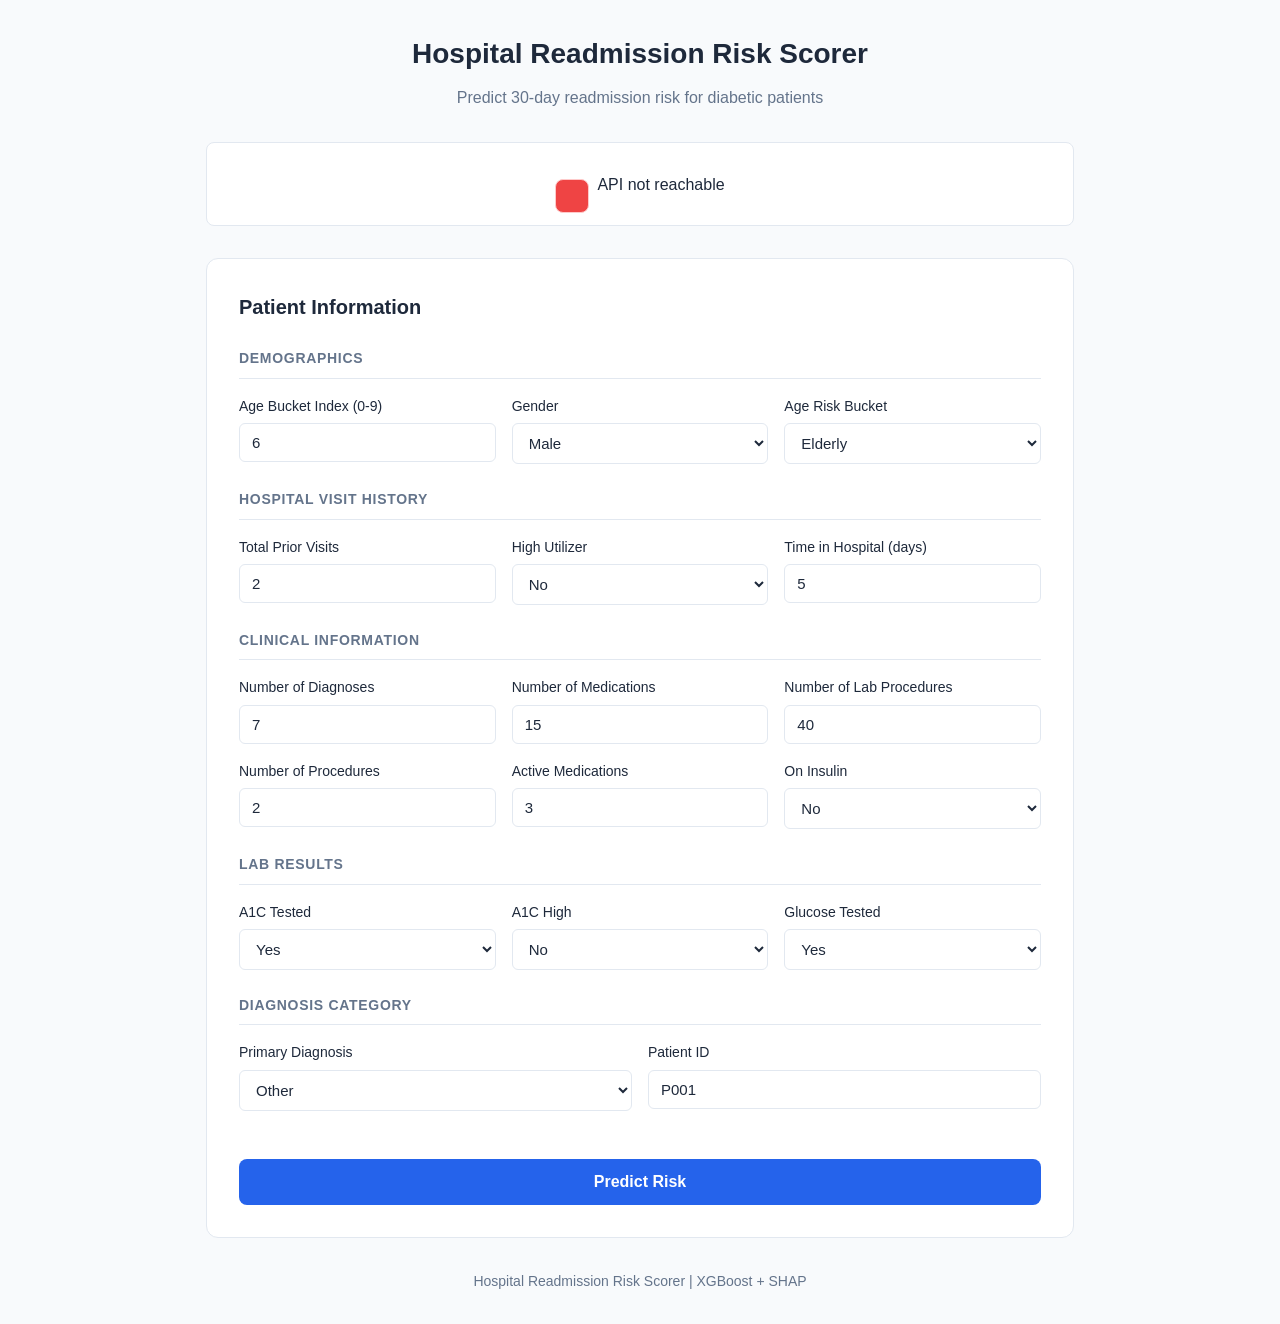
<file: templates/index.html>
<!DOCTYPE html>
<html lang="en">
<head>
    <meta charset="UTF-8">
    <meta name="viewport" content="width=device-width, initial-scale=1.0">
    <title>Hospital Readmission Risk Scorer</title>
    <link rel="stylesheet" href="/static/style.css">
</head>
<body>
    <div class="container">
        <header>
            <h1>Hospital Readmission Risk Scorer</h1>
            <p>Predict 30-day readmission risk for diabetic patients</p>
        </header>

        <div class="api-status">
            <span id="status-indicator" class="status-dot"></span>
            <span id="status-text">Checking API...</span>
        </div>

        <main>
            <form id="prediction-form">
                <h2>Patient Information</h2>
                
                <div class="form-section">
                    <h3>Demographics</h3>
                    <div class="form-row">
                        <div class="form-group">
                            <label for="age_numeric">Age Bucket Index (0-9)</label>
                            <input type="number" id="age_numeric" name="age_numeric" min="0" max="9" value="6" required>
                        </div>
                        <div class="form-group">
                            <label for="gender">Gender</label>
                            <select id="gender" name="gender" required>
                                <option value="0">Male</option>
                                <option value="1">Female</option>
                                <option value="-1">Unknown</option>
                            </select>
                        </div>
                        <div class="form-group">
                            <label for="age_risk_bucket">Age Risk Bucket</label>
                            <select id="age_risk_bucket" name="age_risk_bucket" required>
                                <option value="Young">Young</option>
                                <option value="Middle">Middle</option>
                                <option value="Elderly" selected>Elderly</option>
                                <option value="Unknown">Unknown</option>
                            </select>
                        </div>
                    </div>
                </div>

                <div class="form-section">
                    <h3>Hospital Visit History</h3>
                    <div class="form-row">
                        <div class="form-group">
                            <label for="total_prior_visits">Total Prior Visits</label>
                            <input type="number" id="total_prior_visits" name="total_prior_visits" min="0" value="2" required>
                        </div>
                        <div class="form-group">
                            <label for="high_utilizer">High Utilizer</label>
                            <select id="high_utilizer" name="high_utilizer">
                                <option value="0" selected>No</option>
                                <option value="1">Yes</option>
                            </select>
                        </div>
                        <div class="form-group">
                            <label for="time_in_hospital">Time in Hospital (days)</label>
                            <input type="number" id="time_in_hospital" name="time_in_hospital" min="1" max="30" value="5" required>
                        </div>
                    </div>
                </div>

                <div class="form-section">
                    <h3>Clinical Information</h3>
                    <div class="form-row">
                        <div class="form-group">
                            <label for="number_diagnoses">Number of Diagnoses</label>
                            <input type="number" id="number_diagnoses" name="number_diagnoses" min="0" max="20" value="7" required>
                        </div>
                        <div class="form-group">
                            <label for="num_medications">Number of Medications</label>
                            <input type="number" id="num_medications" name="num_medications" min="0" max="100" value="15" required>
                        </div>
                        <div class="form-group">
                            <label for="num_lab_procedures">Number of Lab Procedures</label>
                            <input type="number" id="num_lab_procedures" name="num_lab_procedures" min="0" max="200" value="40" required>
                        </div>
                    </div>
                    <div class="form-row">
                        <div class="form-group">
                            <label for="num_procedures">Number of Procedures</label>
                            <input type="number" id="num_procedures" name="num_procedures" min="0" max="10" value="2" required>
                        </div>
                        <div class="form-group">
                            <label for="n_active_medications">Active Medications</label>
                            <input type="number" id="n_active_medications" name="n_active_medications" min="0" value="3">
                        </div>
                        <div class="form-group">
                            <label for="any_insulin">On Insulin</label>
                            <select id="any_insulin" name="any_insulin">
                                <option value="0" selected>No</option>
                                <option value="1">Yes</option>
                            </select>
                        </div>
                    </div>
                </div>

                <div class="form-section">
                    <h3>Lab Results</h3>
                    <div class="form-row">
                        <div class="form-group">
                            <label for="a1c_tested">A1C Tested</label>
                            <select id="a1c_tested" name="a1c_tested">
                                <option value="0">No</option>
                                <option value="1" selected>Yes</option>
                            </select>
                        </div>
                        <div class="form-group">
                            <label for="a1c_high">A1C High</label>
                            <select id="a1c_high" name="a1c_high">
                                <option value="0" selected>No</option>
                                <option value="1">Yes</option>
                            </select>
                        </div>
                        <div class="form-group">
                            <label for="glucose_tested">Glucose Tested</label>
                            <select id="glucose_tested" name="glucose_tested">
                                <option value="0">No</option>
                                <option value="1" selected>Yes</option>
                            </select>
                        </div>
                    </div>
                </div>

                <div class="form-section">
                    <h3>Diagnosis Category</h3>
                    <div class="form-row">
                        <div class="form-group">
                            <label for="diag_1_category">Primary Diagnosis</label>
                            <select id="diag_1_category" name="diag_1_category">
                                <option value="Other" selected>Other</option>
                                <option value="Circulatory">Circulatory</option>
                                <option value="Respiratory">Respiratory</option>
                                <option value="Digestive">Digestive</option>
                                <option value="Diabetes">Diabetes</option>
                                <option value="Infectious">Infectious</option>
                            </select>
                        </div>
                        <div class="form-group">
                            <label for="patient_id">Patient ID</label>
                            <input type="text" id="patient_id" name="patient_id" placeholder="P001" value="P001">
                        </div>
                    </div>
                </div>

                <button type="submit" class="submit-btn">Predict Risk</button>
            </form>

            <div id="results" class="results hidden">
                <h2>Prediction Results</h2>
                <div class="result-card">
                    <div class="risk-score">
                        <span class="label">Risk Score</span>
                        <span id="result-risk-score" class="value">--</span>
                    </div>
                    <div class="risk-tier">
                        <span class="label">Risk Tier</span>
                        <span id="result-risk-tier" class="tier-badge">--</span>
                    </div>
                </div>

                <div class="factors-section">
                    <h3>Top Contributing Factors</h3>
                    <div id="factors-list" class="factors-list"></div>
                </div>

                <div class="model-info">
                    <p>Model Version: <span id="result-model-version">--</span></p>
                    <p>Base Rate: <span id="result-base-rate">--</span></p>
                </div>
            </div>

            <div id="error" class="error hidden">
                <h3>Error</h3>
                <p id="error-message"></p>
            </div>
        </main>

        <footer>
            <p>Hospital Readmission Risk Scorer | XGBoost + SHAP</p>
        </footer>
    </div>

    <script src="/static/app.js"></script>
</body>
</html>
</file>
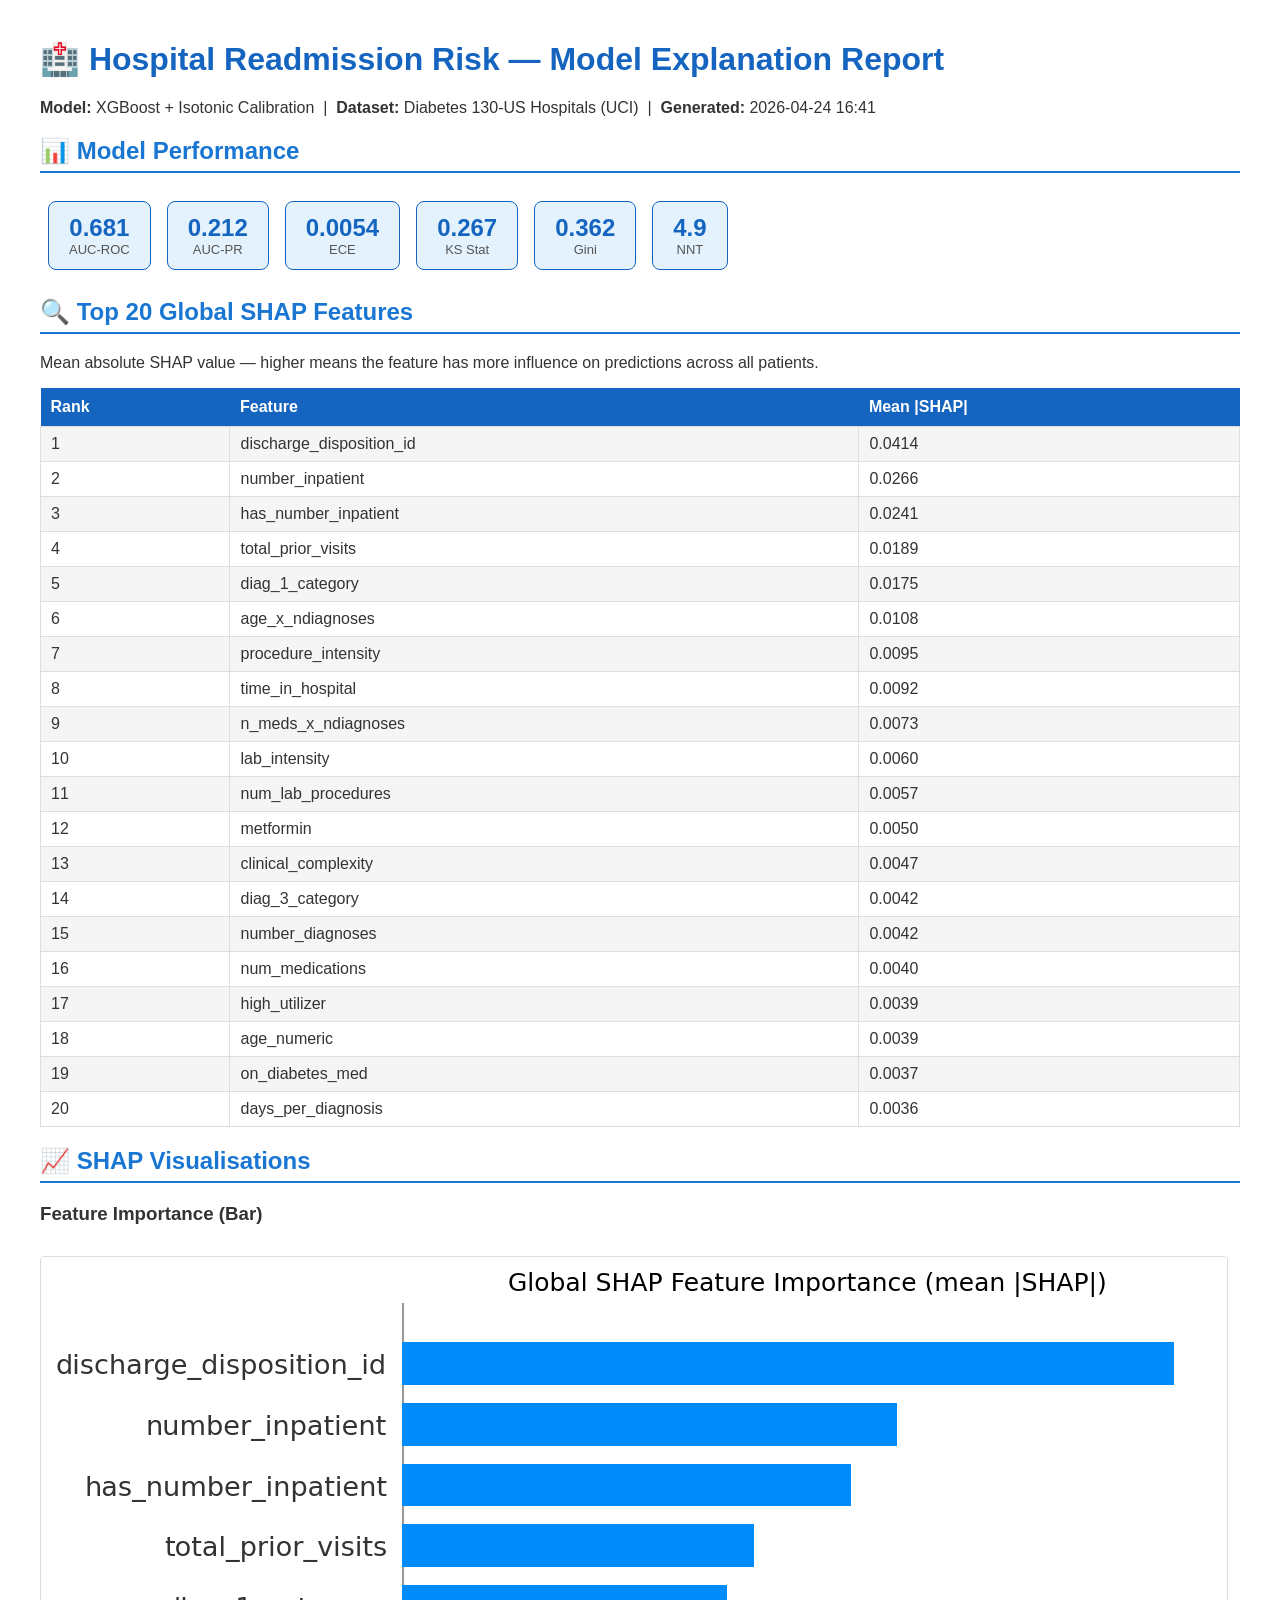
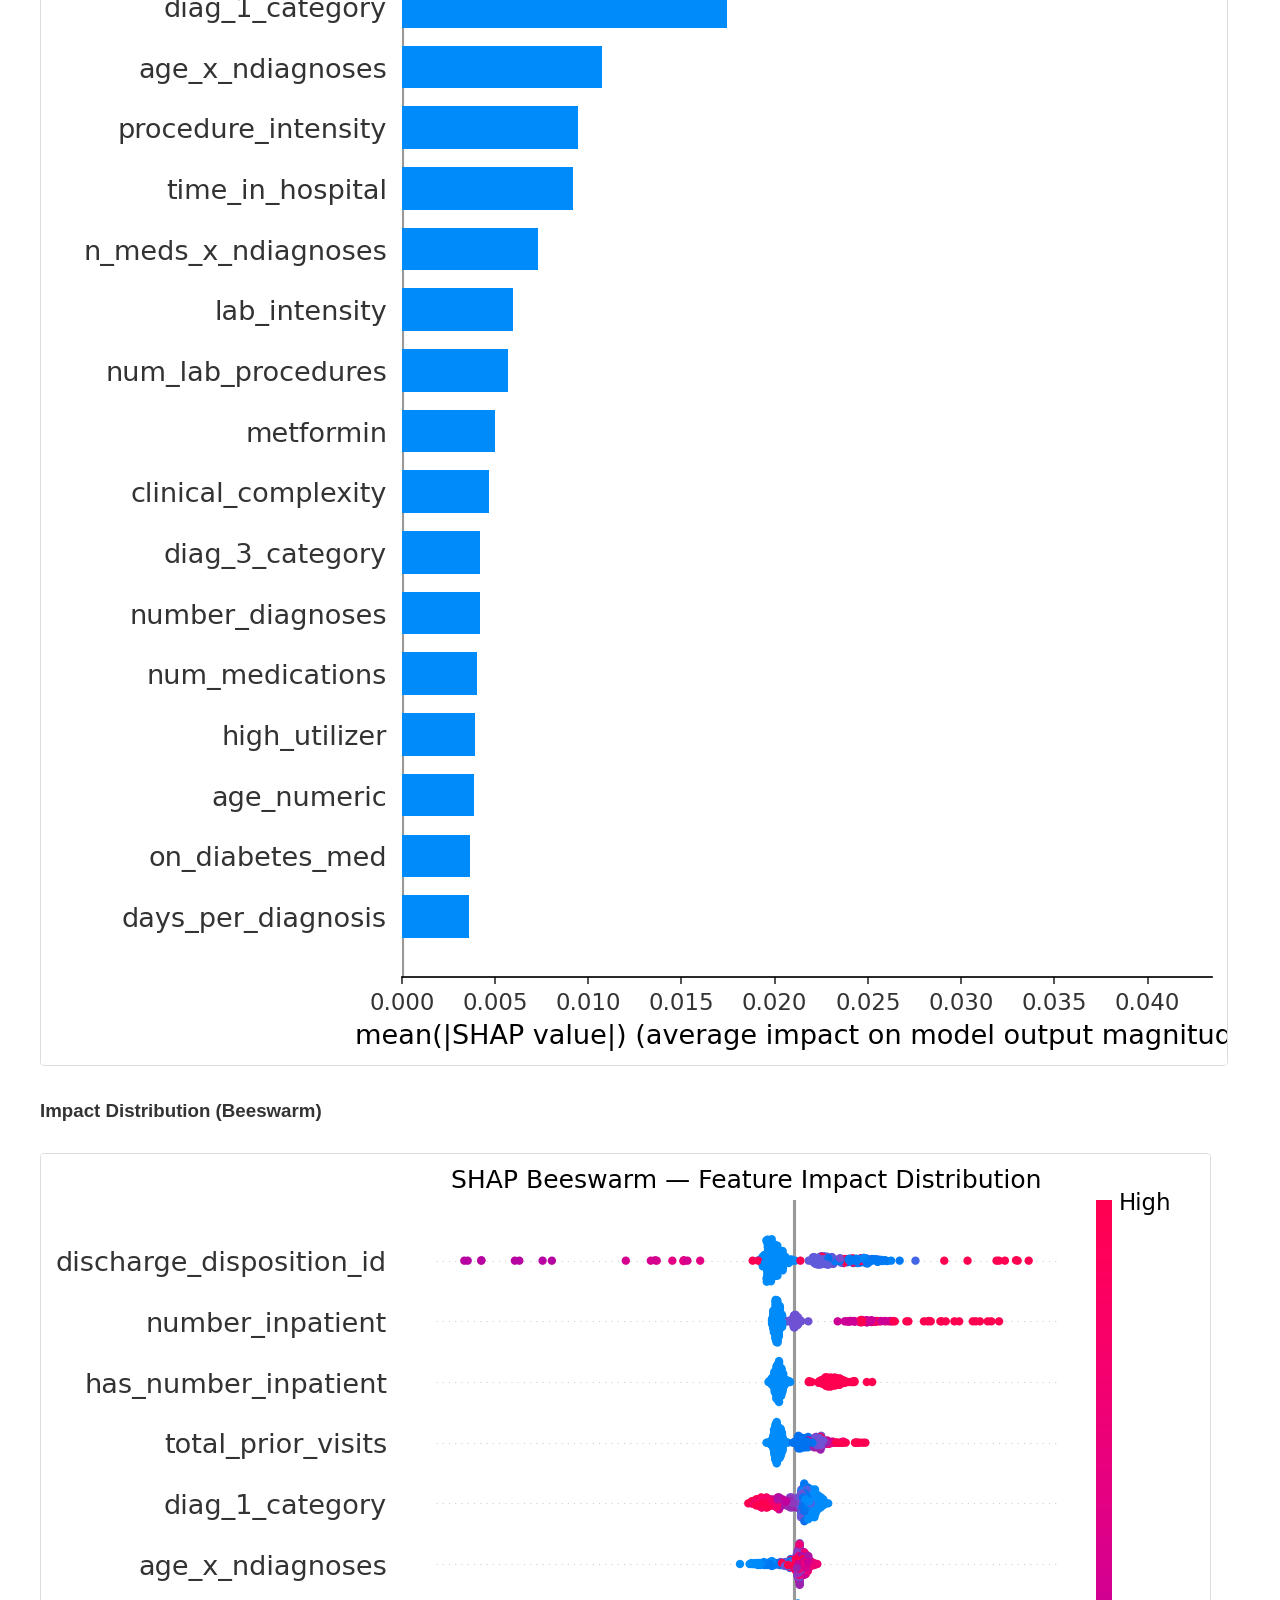
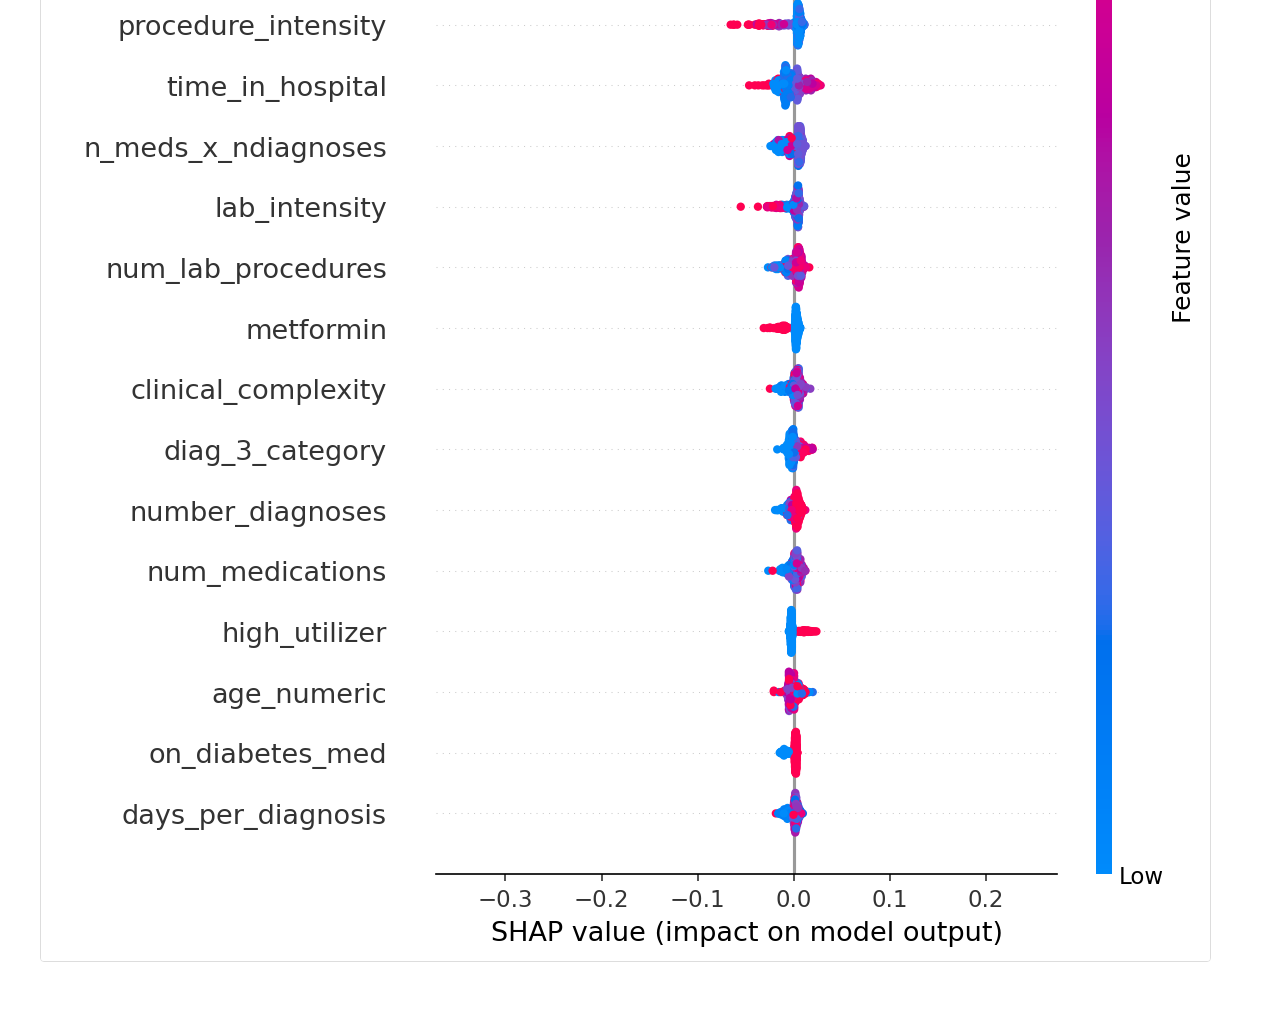
<file: reports/global_explanation.html>
<!DOCTYPE html>
<html>
<head>
  <title>Readmission Model — Global Explanation Report</title>
  <style>
    body  { font-family: Arial, sans-serif; margin: 40px; color: #333; }
    h1    { color: #1565C0; }
    h2    { color: #1976D2; border-bottom: 2px solid #1976D2; padding-bottom: 6px; }
    table { border-collapse: collapse; width: 100%; margin-top: 12px; }
    th    { background: #1565C0; color: white; padding: 10px; text-align: left; }
    td    { padding: 8px 10px; border: 1px solid #ddd; }
    tr:nth-child(even) { background: #f5f5f5; }
    .metric-box {
      display: inline-block; background: #E3F2FD;
      border: 1px solid #1565C0; border-radius: 8px;
      padding: 12px 20px; margin: 8px; text-align: center;
    }
    .metric-val { font-size: 24px; font-weight: bold; color: #1565C0; }
    .metric-lbl { font-size: 13px; color: #555; }
    img { max-width: 100%; margin: 12px 0; border: 1px solid #ddd; border-radius: 4px; }
    .increases { color: #c62828; font-weight: bold; }
    .decreases { color: #2e7d32; font-weight: bold; }
  </style>
</head>
<body>
  <h1>🏥 Hospital Readmission Risk — Model Explanation Report</h1>
  <p><b>Model:</b> XGBoost + Isotonic Calibration &nbsp;|&nbsp;
     <b>Dataset:</b> Diabetes 130-US Hospitals (UCI) &nbsp;|&nbsp;
     <b>Generated:</b> 2026-04-24 16:41</p>

  <h2>📊 Model Performance</h2>
  <div>
    <div class="metric-box"><div class="metric-val">0.681</div><div class="metric-lbl">AUC-ROC</div></div><div class="metric-box"><div class="metric-val">0.212</div><div class="metric-lbl">AUC-PR</div></div><div class="metric-box"><div class="metric-val">0.0054</div><div class="metric-lbl">ECE</div></div><div class="metric-box"><div class="metric-val">0.267</div><div class="metric-lbl">KS Stat</div></div><div class="metric-box"><div class="metric-val">0.362</div><div class="metric-lbl">Gini</div></div><div class="metric-box"><div class="metric-val">4.9</div><div class="metric-lbl">NNT</div></div>
  </div>

  <h2>🔍 Top 20 Global SHAP Features</h2>
  <p>Mean absolute SHAP value — higher means the feature has more
  influence on predictions across all patients.</p>
  <table><tr><th>Rank</th><th>Feature</th><th>Mean |SHAP|</th></tr><tr><td>1</td><td>discharge_disposition_id</td><td>0.0414</td></tr><tr><td>2</td><td>number_inpatient</td><td>0.0266</td></tr><tr><td>3</td><td>has_number_inpatient</td><td>0.0241</td></tr><tr><td>4</td><td>total_prior_visits</td><td>0.0189</td></tr><tr><td>5</td><td>diag_1_category</td><td>0.0175</td></tr><tr><td>6</td><td>age_x_ndiagnoses</td><td>0.0108</td></tr><tr><td>7</td><td>procedure_intensity</td><td>0.0095</td></tr><tr><td>8</td><td>time_in_hospital</td><td>0.0092</td></tr><tr><td>9</td><td>n_meds_x_ndiagnoses</td><td>0.0073</td></tr><tr><td>10</td><td>lab_intensity</td><td>0.0060</td></tr><tr><td>11</td><td>num_lab_procedures</td><td>0.0057</td></tr><tr><td>12</td><td>metformin</td><td>0.0050</td></tr><tr><td>13</td><td>clinical_complexity</td><td>0.0047</td></tr><tr><td>14</td><td>diag_3_category</td><td>0.0042</td></tr><tr><td>15</td><td>number_diagnoses</td><td>0.0042</td></tr><tr><td>16</td><td>num_medications</td><td>0.0040</td></tr><tr><td>17</td><td>high_utilizer</td><td>0.0039</td></tr><tr><td>18</td><td>age_numeric</td><td>0.0039</td></tr><tr><td>19</td><td>on_diabetes_med</td><td>0.0037</td></tr><tr><td>20</td><td>days_per_diagnosis</td><td>0.0036</td></tr></table>

  <h2>📈 SHAP Visualisations</h2>
  <h3>Feature Importance (Bar)</h3>
  <img src="../reports/shap_summary_bar.png" />
  <h3>Impact Distribution (Beeswarm)</h3>
  <img src="../reports/shap_beeswarm.png" />
</body>
</html>
</file>
<file: static/style.css>
* {
    margin: 0;
    padding: 0;
    box-sizing: border-box;
}

:root {
    --primary: #2563eb;
    --primary-dark: #1d4ed8;
    --success: #10b981;
    --warning: #f59e0b;
    --danger: #ef4444;
    --critical: #7c2d12;
    --bg: #f8fafc;
    --card-bg: #ffffff;
    --text: #1e293b;
    --text-muted: #64748b;
    --border: #e2e8f0;
}

body {
    font-family: -apple-system, BlinkMacSystemFont, 'Segoe UI', Roboto, Oxygen, Ubuntu, sans-serif;
    background: var(--bg);
    color: var(--text);
    line-height: 1.6;
    min-height: 100vh;
}

.container {
    max-width: 900px;
    margin: 0 auto;
    padding: 2rem 1rem;
}

header {
    text-align: center;
    margin-bottom: 2rem;
}

header h1 {
    font-size: 1.75rem;
    color: var(--text);
    margin-bottom: 0.5rem;
}

header p {
    color: var(--text-muted);
}

.api-status {
    display: flex;
    align-items: center;
    justify-content: center;
    gap: 0.5rem;
    padding: 0.75rem;
    background: var(--card-bg);
    border-radius: 8px;
    margin-bottom: 2rem;
    border: 1px solid var(--border);
}

.status-dot {
    width: 10px;
    height: 10px;
    border-radius: 50%;
    background: var(--text-muted);
}

.status-dot.connected {
    background: var(--success);
}

.status-dot.error {
    background: var(--danger);
}

main {
    background: var(--card-bg);
    border-radius: 12px;
    padding: 2rem;
    border: 1px solid var(--border);
}

#prediction-form h2,
#results h2 {
    font-size: 1.25rem;
    margin-bottom: 1.5rem;
    color: var(--text);
}

.form-section {
    margin-bottom: 1.5rem;
}

.form-section h3 {
    font-size: 0.875rem;
    color: var(--text-muted);
    text-transform: uppercase;
    letter-spacing: 0.05em;
    margin-bottom: 1rem;
    padding-bottom: 0.5rem;
    border-bottom: 1px solid var(--border);
}

.form-row {
    display: grid;
    grid-template-columns: repeat(auto-fit, minmax(200px, 1fr));
    gap: 1rem;
    margin-bottom: 1rem;
}

.form-group {
    display: flex;
    flex-direction: column;
    gap: 0.375rem;
}

.form-group label {
    font-size: 0.875rem;
    font-weight: 500;
    color: var(--text);
}

.form-group input,
.form-group select {
    padding: 0.625rem 0.75rem;
    border: 1px solid var(--border);
    border-radius: 6px;
    font-size: 0.9375rem;
    background: var(--card-bg);
    color: var(--text);
    transition: border-color 0.2s, box-shadow 0.2s;
}

.form-group input:focus,
.form-group select:focus {
    outline: none;
    border-color: var(--primary);
    box-shadow: 0 0 0 3px rgba(37, 99, 235, 0.1);
}

.submit-btn {
    width: 100%;
    padding: 0.875rem 1.5rem;
    background: var(--primary);
    color: white;
    border: none;
    border-radius: 8px;
    font-size: 1rem;
    font-weight: 600;
    cursor: pointer;
    transition: background 0.2s, transform 0.1s;
    margin-top: 1.5rem;
}

.submit-btn:hover {
    background: var(--primary-dark);
}

.submit-btn:active {
    transform: scale(0.98);
}

.submit-btn:disabled {
    background: var(--text-muted);
    cursor: not-allowed;
}

.results {
    margin-top: 2rem;
    padding-top: 2rem;
    border-top: 1px solid var(--border);
}

.result-card {
    display: flex;
    gap: 2rem;
    margin-bottom: 1.5rem;
}

.risk-score,
.risk-tier {
    flex: 1;
    padding: 1.5rem;
    border-radius: 10px;
    text-align: center;
    border: 2px solid var(--border);
}

.risk-score {
    background: linear-gradient(135deg, #f8fafc 0%, #f1f5f9 100%);
}

.risk-score .label,
.risk-tier .label {
    display: block;
    font-size: 0.75rem;
    text-transform: uppercase;
    letter-spacing: 0.05em;
    color: var(--text-muted);
    margin-bottom: 0.5rem;
}

.risk-score .value {
    display: block;
    font-size: 2.5rem;
    font-weight: 700;
    color: var(--text);
}

.tier-badge {
    display: inline-block;
    padding: 0.5rem 1.25rem;
    border-radius: 9999px;
    font-size: 1rem;
    font-weight: 600;
    text-transform: uppercase;
}

.tier-badge.low {
    background: #dcfce7;
    color: #166534;
}

.tier-badge.medium {
    background: #fef3c7;
    color: #92400e;
}

.tier-badge.high {
    background: #fed7aa;
    color: #c2410c;
}

.tier-badge.critical {
    background: #fee2e2;
    color: #b91c1c;
}

.factors-section {
    margin-top: 1.5rem;
}

.factors-section h3 {
    font-size: 0.875rem;
    color: var(--text-muted);
    margin-bottom: 1rem;
}

.factors-list {
    display: flex;
    flex-direction: column;
    gap: 0.75rem;
}

.factor-item {
    display: flex;
    justify-content: space-between;
    align-items: center;
    padding: 0.875rem 1rem;
    background: var(--bg);
    border-radius: 8px;
    border: 1px solid var(--border);
}

.factor-name {
    font-weight: 500;
    font-size: 0.9375rem;
}

.factor-impact {
    font-weight: 600;
    font-size: 0.875rem;
    padding: 0.25rem 0.625rem;
    border-radius: 4px;
}

.factor-impact.positive {
    background: #fef3c7;
    color: #92400e;
}

.factor-impact.negative {
    background: #dbeafe;
    color: #1e40af;
}

.model-info {
    margin-top: 1.5rem;
    padding-top: 1rem;
    border-top: 1px solid var(--border);
    font-size: 0.8125rem;
    color: var(--text-muted);
}

.model-info p {
    margin-bottom: 0.25rem;
}

.error {
    margin-top: 1.5rem;
    padding: 1rem;
    background: #fef2f2;
    border: 1px solid #fecaca;
    border-radius: 8px;
    color: #b91c1c;
}

.hidden {
    display: none;
}

footer {
    text-align: center;
    margin-top: 2rem;
    color: var(--text-muted);
    font-size: 0.875rem;
}

@media (max-width: 640px) {
    .form-row {
        grid-template-columns: 1fr;
    }
    
    .result-card {
        flex-direction: column;
    }
}
</file>
